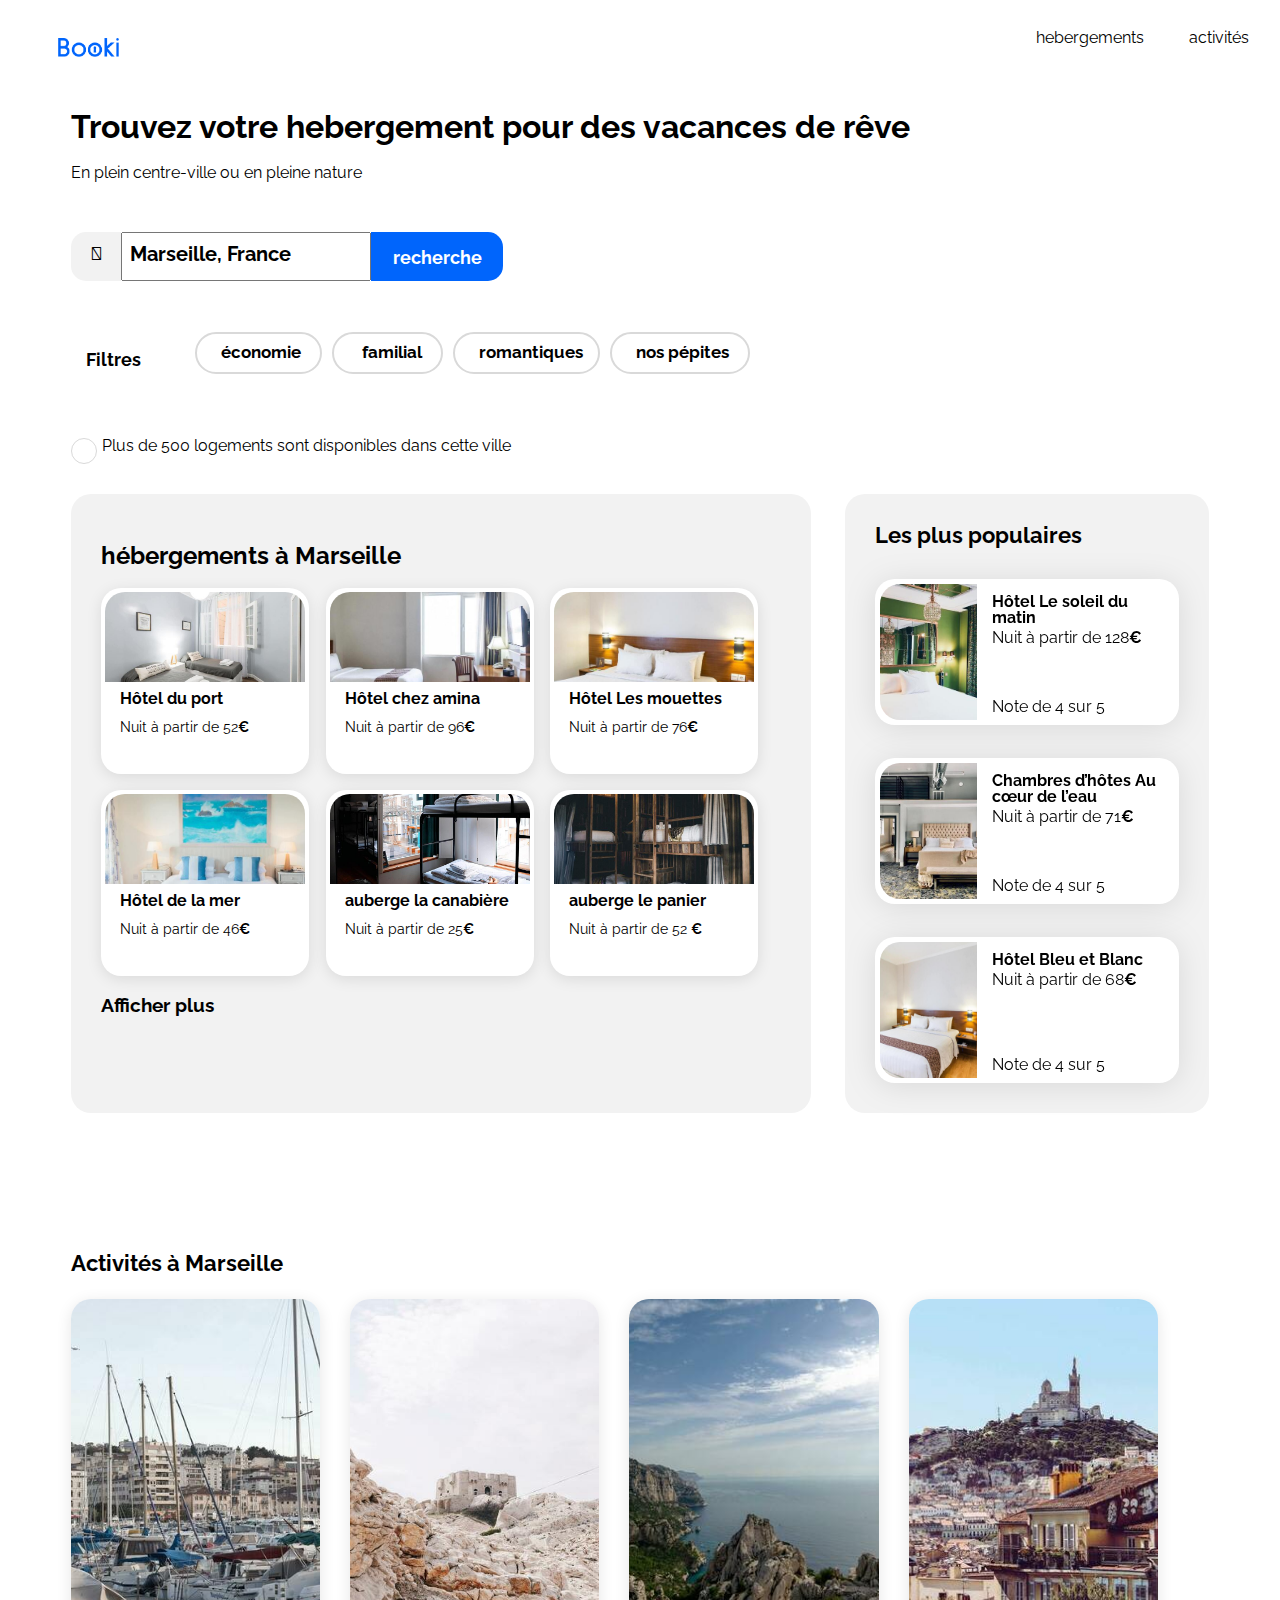
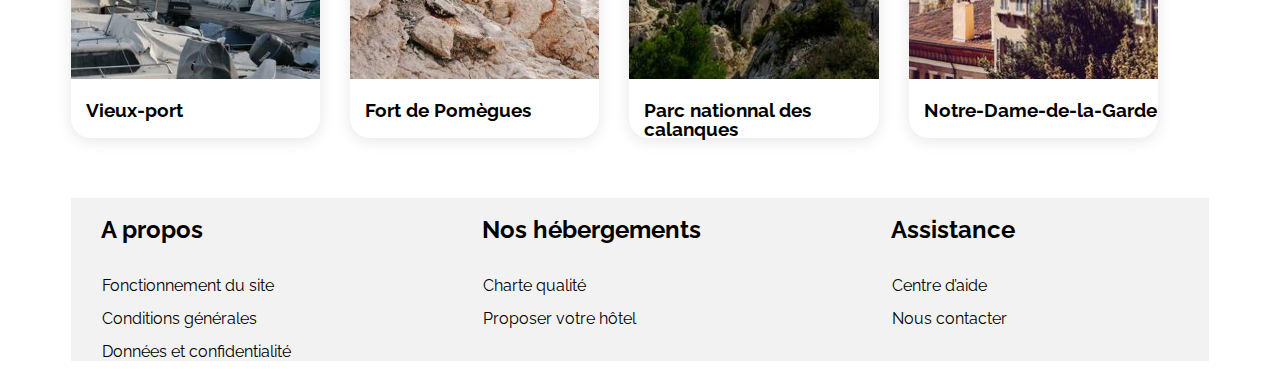
<file: projet2/booki/index.html>
<!DOCTYPE html>
<html lang="fr">

<head>
    <meta charset="UTF-8">
    <meta name="viewport" content="width=device-width, initial-scale=1.0">
    <title>Booki</title>
    <link rel="preconnect" href="https://fonts.googleapis.com">
    <link rel="preconnect" href="https://fonts.gstatic.com" crossorigin>
    <link href="https://fonts.googleapis.com/css2?family=Raleway:wght@400;500;700&display=swap" rel="stylesheet">
    <link rel="stylesheet" href="https://cdnjs.cloudflare.com/ajax/libs/font-awesome/6.2.1/css/all.min.css"
        integrity="sha512-MV7K8+y+gLIBoVD59lQIYicR65iaqukzvf/nwasF0nqhPay5w/9lJmVM2hMDcnK1OnMGCdVK+iQrJ7lzPJQd1w=="
        crossorigin="anonymous" referrerpolicy="no-referrer">
    <link rel="stylesheet" href="./css/style.css">
</head>

<body>
    <div class="main-container">
        <header class="enTete">
            <div>
                <img class="logo" src="images/logo/Booki.png" alt="logo booki">
            </div>
            <nav>
                <div class="menu_de_navi">
                    <div class="liste_navi_1"><a href="#hebergements">hebergements</a>
                    </div>
                    <div class="liste_navi_2"><a href="#activites">activités</a></div>
                </div>
            </nav>

        </header><!-- rendre un projet parfaitement identique !!!! -->
        <form method="get" class="info_group"> <!--ajouer l'attribut aria-labelledby-->

            <div class="headline">
                <h1 class="title-section">Trouvez votre hebergement pour des vacances de rêve</h1>
                <p class="footer_link">En plein centre-ville ou en pleine nature</p>
            </div>

            <div class="search_bar">
                <i class="fa-solid fa-location-dot"></i>
                <input type="search" placeholder=" Marseille, France">
                <button type="button">

                </button>
            </div>

            <div class="filter_bar">
                <p>Filtres</p>
                <ul>
                    <li><i class="fa-solid fa-money-bill"></i>économie</li>
                    <li><i class="fa-solid fa-person"></i>familial</li>
                    <li><i class="fa-solid fa-heart"></i>romantiques</li>
                    <li><i class="fa-solid fa-fire"></i>nos pépites</li>
                </ul>
            </div>
            <div class="infobar">
                <div>
                    <i class="fa-solid fa-info"></i>
                </div>
                <span>Plus de 500 logements sont disponibles dans cette ville</span>
            </div>
        </form>
        <main>
            <div class="hebergements-and-populaires">
                <section class="hebergements" id="hebergements">
                    <!-- je suis ici-->
                    <h2> hébergements à Marseille</h2>
                    <div class="column1">
                        <div class="carte">
                            <a href="#">
                                <img src="images/hebergements/fred-kleber.jpg" alt="chambre près port">
                                <div class="carte-content">
                                    <div class="carte-texte">
                                        <h3 class="carte-titre">Hôtel du port</h3>
                                        <p class="carte-sous-titre">Nuit à partir de 52<span class="euro">€</span></p>
                                    </div>
                                    <div class="carte-notes">
                                        <i class="fa-xs fa-solid fa-star" aria-hidden="true"></i>
                                        <i class="fa-xs fa-solid fa-star" aria-hidden="true"></i>
                                        <i class="fa-xs fa-solid fa-star" aria-hidden="true"></i>
                                        <i class="fa-xs fa-solid fa-star neutral-star" aria-hidden="true"></i>
                                    </div>
                                </div>
                            </a>
                        </div>
                        <!-- pas besoin de séparer les card en 2 colonnes, je peux toutes les ranger dans une même ligne et jouer sur la responsivité en utilisant un attribut nommé "flex-wrap" avec une largeur de carte à 28%-->
                        <div class="carte">
                            <a href="#">
                                <img src="images/hebergements/febrian-zakaria.jpg" alt="chambre près port">
                                <div class="carte-content">
                                    <div class="carte-texte">
                                        <h3 class="carte-titre">Hôtel chez amina</h3>
                                        <p class="carte-sous-titre">Nuit à partir de 96<span class="euro">€</span></p>
                                    </div>
                                    <div class="carte-notes">
                                        <i class="fa-xs fa-solid fa-star" aria-hidden="true"></i>
                                        <i class="fa-xs fa-solid fa-star" aria-hidden="true"></i>
                                        <i class="fa-xs fa-solid fa-star" aria-hidden="true"></i>
                                        <i class="fa-xs fa-solid fa-star neutral-star" aria-hidden="true"></i>
                                    </div>
                                </div>
                            </a>
                        </div>
                        <div class="carte">
                            <a href="#">
                                <img src="images/hebergements/febrian-zakaria2.jpg" alt="chambre près port">
                                <div class="carte-content">
                                    <div class="carte-texte">
                                        <h3 class="carte-titre">Hôtel Les mouettes</h3>
                                        <p class="carte-sous-titre">Nuit à partir de 76<span class="euro">€</span></p>
                                    </div>
                                    <div class="carte-notes">
                                        <i class="fa-xs fa-solid fa-star" aria-hidden="true"></i>
                                        <i class="fa-xs fa-solid fa-star" aria-hidden="true"></i>
                                        <i class="fa-xs fa-solid fa-star" aria-hidden="true"></i>
                                        <i class="fa-xs fa-solid fa-star neutral-star" aria-hidden="true"></i>
                                    </div>
                                </div>
                            </a>
                        </div>
                        <div class="carte">
                            <a href="#">
                                <img src="images/hebergements/annie-spratt.jpg" alt="chambre près port">
                                <div class="carte-content">
                                    <div class="carte-texte">
                                        <h3 class="carte-titre">Hôtel de la mer</h3>
                                        <p class="carte-sous-titre">Nuit à partir de 46<span class="euro">€</span></p>
                                    </div>
                                    <div class="carte-notes">
                                        <i class="fa-xs fa-solid fa-star" aria-hidden="true"></i>
                                        <i class="fa-xs fa-solid fa-star" aria-hidden="true"></i>
                                        <i class="fa-xs fa-solid fa-star" aria-hidden="true"></i>
                                        <i class="fa-xs fa-solid fa-star neutral-star" aria-hidden="true"></i>
                                    </div>
                                </div>
                            </a>
                        </div>
                        <div class="carte">
                            <a href="#">
                                <img src="images/hebergements/marcus-loke.jpg" alt="chambre près port">
                                <div class="carte-content">
                                    <div class="carte-texte">
                                        <h3 class="carte-titre">auberge la canabière</h3>
                                        <p class="carte-sous-titre">Nuit à partir de 25<span class="euro">€</span></p>
                                    </div>
                                    <div class="carte-notes">
                                        <i class="fa-xs fa-solid fa-star" aria-hidden="true"></i>
                                        <i class="fa-xs fa-solid fa-star" aria-hidden="true"></i>
                                        <i class="fa-xs fa-solid fa-star" aria-hidden="true"></i>
                                        <i class="fa-xs fa-solid fa-star neutral-star" aria-hidden="true"></i>
                                    </div>
                                </div>
                            </a>
                        </div>
                        <div class="carte">
                            <a href="#">
                                <img src="images/hebergements/nicate-lee.jpg" alt="chambre près port">
                                <div class="carte-content">
                                    <div class="carte-texte">
                                        <h3 class="carte-titre">auberge le panier</h3>
                                        <p class="carte-sous-titre">Nuit à partir de 52 <span class="euro">€</span></p>
                                    </div>
                                    <div class="carte-notes">
                                        <i class="fa-xs fa-solid fa-star" aria-hidden="true"></i>
                                        <i class="fa-xs fa-solid fa-star" aria-hidden="true"></i>
                                        <i class="fa-xs fa-solid fa-star" aria-hidden="true"></i>
                                        <i class="fa-xs fa-solid fa-star neutral-star" aria-hidden="true"></i>
                                    </div>
                                </div>
                            </a>
                        </div>
                    </div>
                    <h3><a href="#"> Afficher plus</a></h3>
                </section>
                <section class="populaires">
                    <div class="populaires-title">
                        <h2 class="section-title">Les plus populaires</h2>
                        <i class="fa-solid fa-chart-line" aria-hidden="true"></i>
                    </div>
                    <div class="populaires-cards">
                        <a href="#">
                            <article class="card" id="card1">
                                <img src="./images/hebergements/emile-guillemot.jpg"
                                    alt="Image de la chambre d'hôtel montrant un lit">
                                <div class="card-content">
                                    <div class="card-txt">
                                        <h3 class="card-title">Hôtel Le soleil du matin</h3>
                                        <p class="card-subtitle">Nuit à partir de 128<span class="euro">€</span></p>
                                    </div>
                                    <div class="card-rating">
                                        <i class="fa-xs fa-solid fa-star" aria-hidden="true"></i>
                                        <i class="fa-xs fa-solid fa-star" aria-hidden="true"></i>
                                        <i class="fa-xs fa-solid fa-star" aria-hidden="true"></i>
                                        <i class="fa-xs fa-solid fa-star" aria-hidden="true"></i>
                                        <i class="fa-xs fa-solid fa-star neutral-star" aria-hidden="true"></i>
                                        <span class="sr-only">Note de 4 sur 5</span>
                                    </div>
                                </div>
                            </article>
                        </a>
                        <a href="#">
                            <article class="card" id="card2">
                                <img src="./images/hebergements/aw-creative.jpg"
                                    alt="Image de la chambre d'hôtel montrant un lit">
                                <div class="card-content">
                                    <div class="card-txt">
                                        <h3 class="card-title">Chambres d’hôtes Au cœur de l’eau</h3>
                                        <p class="card-subtitle">Nuit à partir de 71<span class="euro">€</span></p>
                                    </div>
                                    <div class="card-rating">
                                        <i class="fa-xs fa-solid fa-star" aria-hidden="true"></i>
                                        <i class="fa-xs fa-solid fa-star" aria-hidden="true"></i>
                                        <i class="fa-xs fa-solid fa-star" aria-hidden="true"></i>
                                        <i class="fa-xs fa-solid fa-star" aria-hidden="true"></i>
                                        <i class="fa-xs fa-solid fa-star neutral-star" aria-hidden="true"></i>
                                        <span class="sr-only">Note de 4 sur 5</span>
                                    </div>
                                </div>
                            </article>
                        </a>
                        <a href="#">
                            <article class="card" id="card3">
                                <img src="./images/hebergements/febrian-zakaria2.jpg"
                                    alt="Image de la chambre d'hôtel montrant un lit">
                                <div class="card-content">
                                    <div class="card-txt">
                                        <h3 class="card-title">Hôtel Bleu et Blanc</h3>
                                        <p class="card-subtitle">Nuit à partir de 68<span class="euro">€</span></p>
                                    </div>
                                    <div class="card-rating">
                                        <i class="fa-xs fa-solid fa-star" aria-hidden="true"></i>
                                        <i class="fa-xs fa-solid fa-star" aria-hidden="true"></i>
                                        <i class="fa-xs fa-solid fa-star" aria-hidden="true"></i>
                                        <i class="fa-xs fa-solid fa-star" aria-hidden="true"></i>
                                        <i class="fa-xs fa-solid fa-star neutral-star" aria-hidden="true"></i>
                                        <span class="sr-only">Note de 4 sur 5</span>
                                    </div>
                                </div>
                            </article>
                        </a>
                    </div>
                </section>
            </div>
            <div class="section-activites">
                <h2>Activités à Marseille</h2>
                <div class="activites" id="activites">

                    <div class="carte-activites">
                        <a href="#">
                            <img src="images/activites/reno-laithienne.jpg" alt="image d'un port">
                            <div class="carte-actes">
                                <h3>Vieux-port</h3>
                            </div>
                        </a>
                    </div>

                    <div class="carte-activites">
                        <a href="#">
                            <img src="images/activites/paul-hermann.jpg"
                                alt="image d'une zone rocailleurse avec un chateau au fond">
                            <div class="carte-actes">
                                <h3>Fort de Pomègues</h3>
                            </div>
                        </a>
                    </div>

                    <div class="carte-activites">
                        <a href="#">
                            <img src="images/activites/kilyan-sockalingum.jpg" alt="image d'une falaise">
                            <div class="carte-actes">
                                <h3>Parc nationnal des calanques</h3>
                            </div>
                        </a>
                    </div>

                    <div class="carte-activites">
                        <a href="#">
                            <img src="images/activites/florian-wehde.jpg" alt="image d'un port">
                            <div class="carte-actes">
                                <h3>Notre-Dame-de-la-Garde</h3>
                            </div>
                        </a>
                    </div>
                </div>
            </div>
        </main>
        <footer>
            <div>
                <h2> A propos </h2>

                <a href="#">
                    <p>Fonctionnement du site</p>
                </a>
                <a href="#">
                    <p>Conditions générales</p>
                </a>
                <a href="#">
                    <p>Données et confidentialité</p>
                </a>

            </div>
            <div>
                <h2>Nos hébergements</h2>

                <a href="#">
                    <p>Charte qualité</p>
                </a>
                <a href="#">
                    <p>Proposer votre hôtel</p>
                </a>

            </div>
            <div>
                <h2>Assistance</h2>

                <a href="#">
                    <p>Centre d’aide</p>
                </a>
                <a href="#">
                    <p>Nous contacter</p>
                </a>

            </div>
        </footer>
    </div>
</body>

</html>
</file>
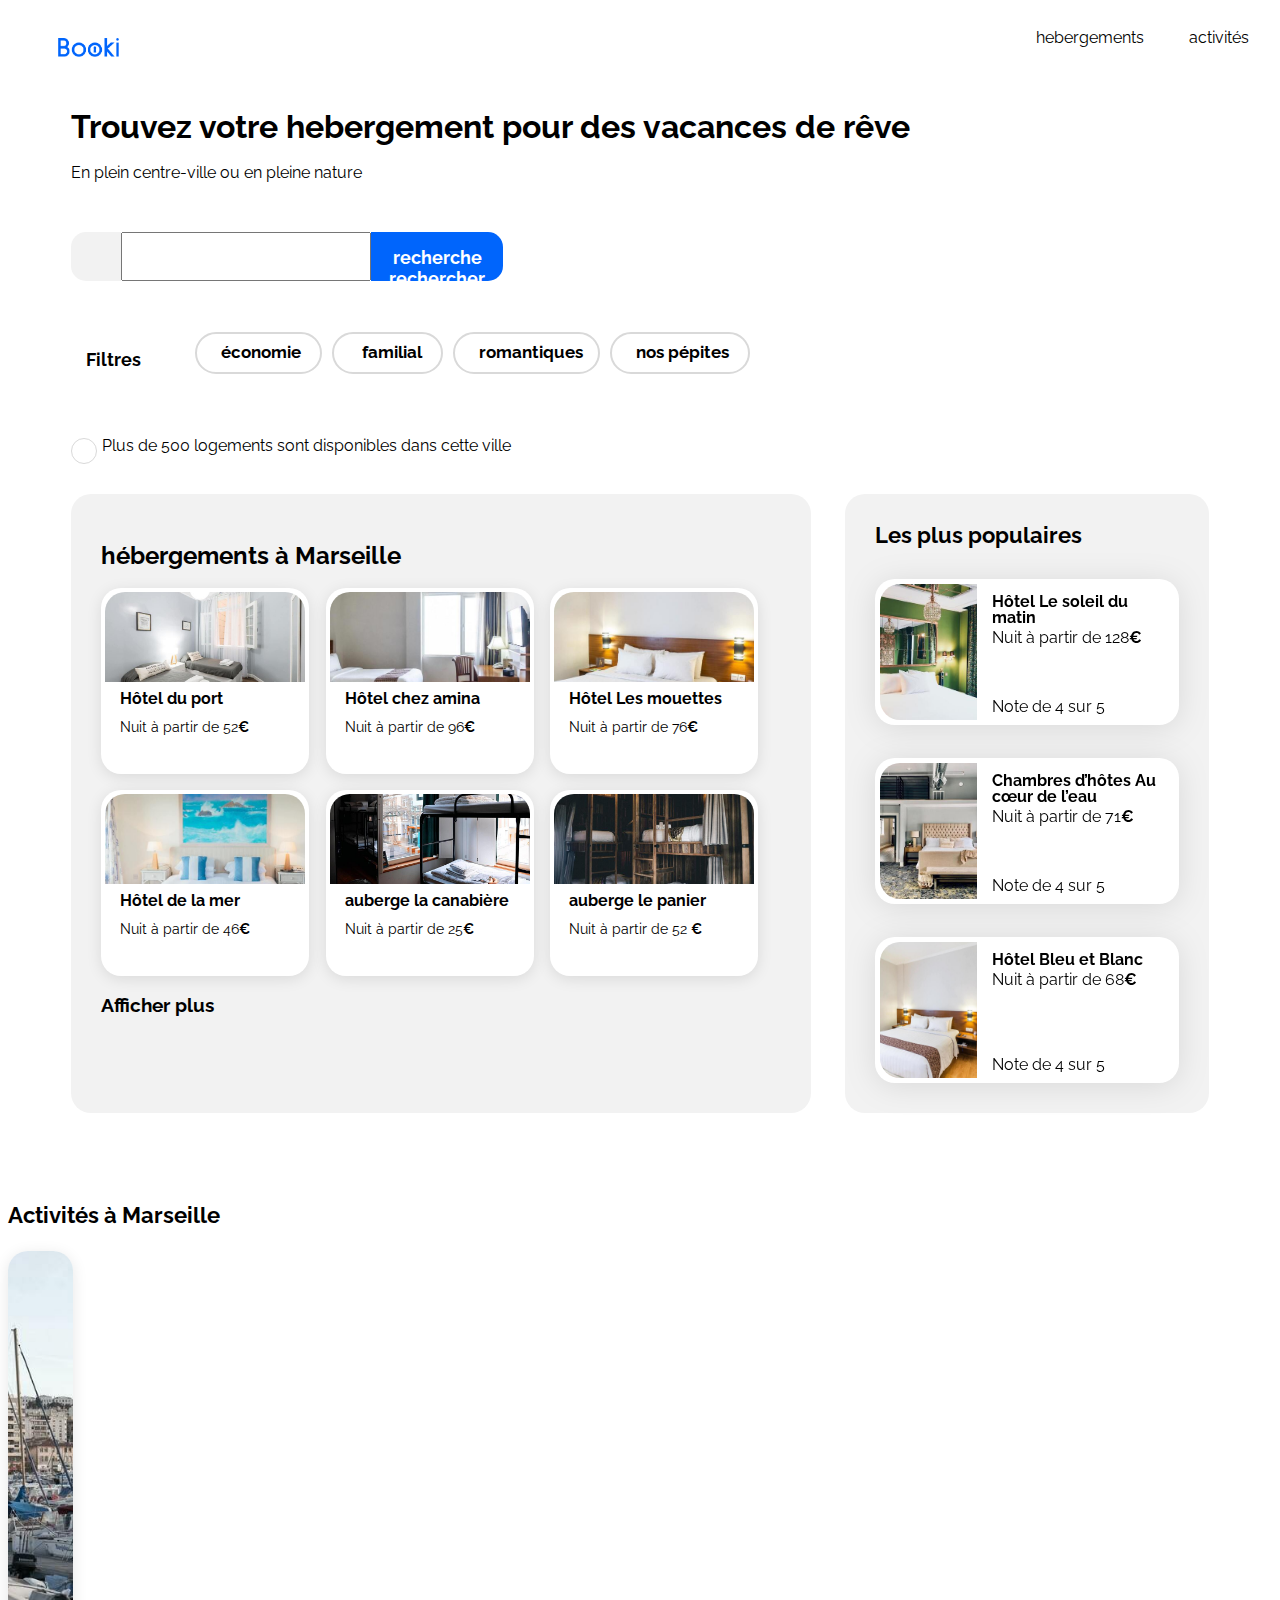
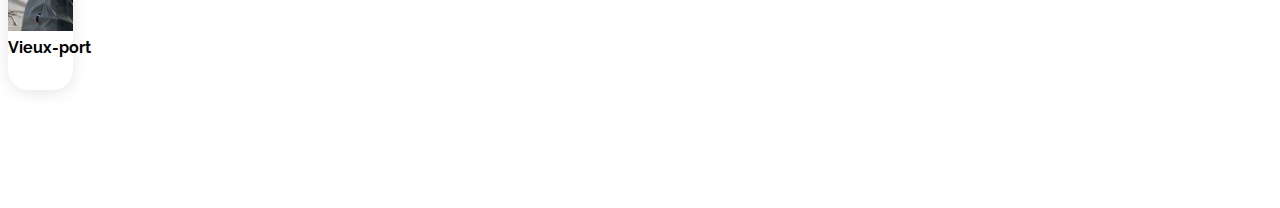
<file: projet2/booki/index (1).html>
<!DOCTYPE html>
<html lang="fr">

<head>
    <meta charset="UTF-8">
    <meta name="viewport" content="width=device-width, initial-scale=1.0">
    <title>Booki</title>
    <link rel="preconnect" href="https://fonts.googleapis.com">
    <link rel="preconnect" href="https://fonts.gstatic.com" crossorigin>
    <link href="https://fonts.googleapis.com/css2?family=Raleway:wght@400;500;700&display=swap" rel="stylesheet">
    <link rel="stylesheet" href="https://cdnjs.cloudflare.com/ajax/libs/font-awesome/6.2.1/css/all.min.css"
        integrity="sha512-MV7K8+y+gLIBoVD59lQIYicR65iaqukzvf/nwasF0nqhPay5w/9lJmVM2hMDcnK1OnMGCdVK+iQrJ7lzPJQd1w=="
        crossorigin="anonymous" referrerpolicy="no-referrer" />
    <link rel="stylesheet" href="./css/style.css">
</head>

<body>
    <div class="main-container">
        <header class="enTete">
            <div>
                <img class="logo"src="images/logo/Booki.png" alt="logo booki">
            </div>

            <div>
                <nav>
                    <div class="menu_de_navi">
                        <div class="liste_navi_1"><a href="">hebergements</a></div>
                        <div class="liste_navi_2"><a href="">activités</a></div>
                    </div>
                </nav>
            </div>
        </header><!-- rendre un projet parfaitement identique !!!! -->
        <form method="get" action="" class="info_group"> <!--ajouer l'attribut aria-labelledby-->

                <div class="headline">
                    <h1 class="title/section">Trouvez votre hebergement pour des vacances de rêve</h1>
                    <p class="footer_link">En plein centre-ville ou en pleine nature</p>
                </div>

                <div class="search_bar">
                    <i class="fa-solid fa-location-crosshairs"></i>
                   <input type="search">
                   <button type="button"> rechercher</button>
                </div >
                
                <div class="filter_bar">
                    <p>Filtres</p>
                    <ul>
                        <li><i class="fa-solid fa-money-bill"></i>économie</li>
                        <li><i class="fa-solid fa-person"></i>familial</li>
                        <li><i class="fa-solid fa-heart"></i>romantiques</li>
                        <li><i class="fa-solid fa-fire"></i>nos pépites</li>
                    </ul>
                </div>
                <div class="infobar">
                    <div><i class="fa-solid fa-circle-info"></i></div>
                    <span>Plus de 500 logements sont disponibles dans cette ville</span>
                </div>
        </form>
        <main>
            <div class="hebergements-and-populaires">
                <section class="hebergements">
                    <!-- je suis ici-->
                    <h2> hébergements à Marseille</h2>
                    <div class="column1">
                        <div class="carte">
                            <a href="#">
                                <img src="images/hebergements/fred-kleber.jpg" alt="chambre près port">
                                <div class="carte-content">
                                    <div class="carte-texte">
                                        <h3 class="carte-titre">Hôtel du port</h3>
                                        <p class="carte-sous-titre">Nuit à partir de 52<span class="euro">€</span></p>
                                    </div>
                                    <div class="carte-notes">
                                        <i class="fa-xs fa-solid fa-star" aria-hidden="true"></i>
                                        <i class="fa-xs fa-solid fa-star" aria-hidden="true"></i>
                                        <i class="fa-xs fa-solid fa-star" aria-hidden="true"></i>
                                        <i class="fa-xs fa-solid fa-star neutral-star" aria-hidden="true"></i>
                                    </div>
                                </div>
                             </a>
                         </div> 
                     <!-- pas besoin de séparer les card en 2 colonnes, je peux toutes les ranger dans une même ligne et jouer sur la responsivité en utilisant un attribut nommé "flex-wrap" avec une largeur de carte à 28%-->
                     <div class="carte">
                        <a href="#">
                            <img src="images/hebergements/febrian-zakaria.jpg" alt="chambre près port">
                            <div class="carte-content">
                                <div class="carte-texte">
                                    <h3 class="carte-titre">Hôtel chez amina</h3>
                                    <p class="carte-sous-titre">Nuit à partir de 96<span class="euro">€</span></p>
                                </div>
                                <div class="carte-notes">
                                    <i class="fa-xs fa-solid fa-star" aria-hidden="true"></i>
                                    <i class="fa-xs fa-solid fa-star" aria-hidden="true"></i>
                                    <i class="fa-xs fa-solid fa-star" aria-hidden="true"></i>
                                    <i class="fa-xs fa-solid fa-star neutral-star" aria-hidden="true"></i>
                                </div>
                            </div>
                         </a>
                     </div> 
                     <div class="carte">
                        <a href="#">
                            <img src="images/hebergements/febrian-zakaria2.jpg" alt="chambre près port">
                            <div class="carte-content">
                                <div class="carte-texte">
                                    <h3 class="carte-titre">Hôtel Les mouettes</h3>
                                    <p class="carte-sous-titre">Nuit à partir de 76<span class="euro">€</span></p>
                                </div>
                                <div class="carte-notes">
                                    <i class="fa-xs fa-solid fa-star" aria-hidden="true"></i>
                                    <i class="fa-xs fa-solid fa-star" aria-hidden="true"></i>
                                    <i class="fa-xs fa-solid fa-star" aria-hidden="true"></i>
                                    <i class="fa-xs fa-solid fa-star neutral-star" aria-hidden="true"></i>
                                </div>
                            </div>
                         </a>
                     </div> 
                     <div class="carte">
                        <a href="#">
                            <img src="images/hebergements/annie-spratt.jpg" alt="chambre près port">
                            <div class="carte-content">
                                <div class="carte-texte">
                                    <h3 class="carte-titre">Hôtel de la mer</h3>
                                    <p class="carte-sous-titre">Nuit à partir de 46<span class="euro">€</span></p>
                                </div>
                                <div class="carte-notes">
                                    <i class="fa-xs fa-solid fa-star" aria-hidden="true"></i>
                                    <i class="fa-xs fa-solid fa-star" aria-hidden="true"></i>
                                    <i class="fa-xs fa-solid fa-star" aria-hidden="true"></i>
                                    <i class="fa-xs fa-solid fa-star neutral-star" aria-hidden="true"></i>
                                </div>
                            </div>
                         </a>
                     </div> 
                     <div class="carte">
                        <a href="#">
                            <img src="images/hebergements/marcus-loke.jpg" alt="chambre près port">
                            <div class="carte-content">
                                <div class="carte-texte">
                                    <h3 class="carte-titre">auberge la canabière</h3>
                                    <p class="carte-sous-titre">Nuit à partir de 25<span class="euro">€</span></p>
                                </div>
                                <div class="carte-notes">
                                    <i class="fa-xs fa-solid fa-star" aria-hidden="true"></i>
                                    <i class="fa-xs fa-solid fa-star" aria-hidden="true"></i>
                                    <i class="fa-xs fa-solid fa-star" aria-hidden="true"></i>
                                    <i class="fa-xs fa-solid fa-star neutral-star" aria-hidden="true"></i>
                                </div>
                            </div>
                         </a>
                     </div> 
                     <div class="carte">
                        <a href="#">
                            <img src="images/hebergements/nicate-lee.jpg" alt="chambre près port">
                            <div class="carte-content">
                                <div class="carte-texte">
                                    <h3 class="carte-titre">auberge le panier</h3>
                                    <p class="carte-sous-titre">Nuit à partir de 52 <span class="euro">€</span></p>
                                </div>
                                <div class="carte-notes">
                                    <i class="fa-xs fa-solid fa-star" aria-hidden="true"></i>
                                    <i class="fa-xs fa-solid fa-star" aria-hidden="true"></i>
                                    <i class="fa-xs fa-solid fa-star" aria-hidden="true"></i>
                                    <i class="fa-xs fa-solid fa-star neutral-star" aria-hidden="true"></i>
                                </div>
                            </div>
                         </a>
                     </div> 
                    </div>
                    <h3><a href="#"> Afficher plus</a></h3>
                </section>
                <section class="populaires">
                    <div class="populaires-title">
                        <h2 class="section-title">Les plus populaires</h2>
                        <i class="fa-solid fa-chart-line" aria-hidden="true"></i>
                    </div>
                    <div class="populaires-cards">
                        <a href="#">
                            <article class="card">
                                <img src="./images/hebergements/emile-guillemot.jpg" alt="Image de la chambre d'hôtel montrant un lit">
                                <div class="card-content">
                                    <div class="card-txt">
                                        <h3 class="card-title">Hôtel Le soleil du matin</h3>
                                        <p class="card-subtitle">Nuit à partir de 128<span class="euro">€</span></p>
                                    </div>
                                    <div class="card-rating">
                                        <i class="fa-xs fa-solid fa-star" aria-hidden="true"></i>
                                        <i class="fa-xs fa-solid fa-star" aria-hidden="true"></i>
                                        <i class="fa-xs fa-solid fa-star" aria-hidden="true"></i>
                                        <i class="fa-xs fa-solid fa-star" aria-hidden="true"></i>
                                        <i class="fa-xs fa-solid fa-star neutral-star" aria-hidden="true"></i>
                                        <span class="sr-only">Note de 4 sur 5</span>
                                    </div>
                                </div>
                            </article>
                        </a>
                        <a href="#">
                            <article class="card">
                                <img src="./images/hebergements/aw-creative.jpg" alt="Image de la chambre d'hôtel montrant un lit">
                                <div class="card-content">
                                    <div class="card-txt">
                                        <h3 class="card-title">Chambres d’hôtes Au cœur de l’eau</h3>
                                        <p class="card-subtitle">Nuit à partir de 71<span class="euro">€</span></p>
                                    </div>
                                    <div class="card-rating">
                                        <i class="fa-xs fa-solid fa-star" aria-hidden="true"></i>
                                        <i class="fa-xs fa-solid fa-star" aria-hidden="true"></i>
                                        <i class="fa-xs fa-solid fa-star" aria-hidden="true"></i>
                                        <i class="fa-xs fa-solid fa-star" aria-hidden="true"></i>
                                        <i class="fa-xs fa-solid fa-star neutral-star" aria-hidden="true"></i>
                                        <span class="sr-only">Note de 4 sur 5</span>
                                    </div>
                                </div>
                            </article>
                        </a>
                        <a href="#">
                            <article class="card">
                                <img src="./images/hebergements/febrian-zakaria2.jpg" alt="Image de la chambre d'hôtel montrant un lit">
                                <div class="card-content">
                                    <div class="card-txt">
                                        <h3 class="card-title">Hôtel Bleu et Blanc</h3>
                                        <p class="card-subtitle">Nuit à partir de 68<span class="euro">€</span></p>
                                    </div>
                                    <div class="card-rating">
                                        <i class="fa-xs fa-solid fa-star" aria-hidden="true"></i>
                                        <i class="fa-xs fa-solid fa-star" aria-hidden="true"></i>
                                        <i class="fa-xs fa-solid fa-star" aria-hidden="true"></i>
                                        <i class="fa-xs fa-solid fa-star" aria-hidden="true"></i>
                                        <i class="fa-xs fa-solid fa-star neutral-star" aria-hidden="true"></i>
                                        <span class="sr-only">Note de 4 sur 5</span>
                                    </div>
                                </div>
                            </article>
                        </a>
                    </div>
                </section>
            </div>
            <di class="section-activites">
                <h2>Activités à Marseille</h2>
                    <div class="activites">
                        <a href="#">
                            <div class="carte-activites">
                                <img src="images/activites/reno-laithienne.jpg" alt="">
                                <div>
                                    <h3 class="carte-titre">Vieux-port</h3>
                                </div>
                            </div>
                        </a>
                </div>
            </div>
        </main>
        <footer></footer>
    </div>
</body>

</html>
</file>
<file: projet2/booki/css/style.css>
/****** General ***********/
/* https://www.alsacreations.com/astuce/lire/36-la-technique-du-reset-css.html */
* {
    font-family: 'Raleway', sans-serif;
}


body {
    line-height: 1;
}

ol,
ul {
    list-style: none;
}

blockquote,
q {
    quotes: none;
}

blockquote:before,
blockquote:after,
q:before,
q:after {
    content: '';
    content: none;
}

table {
    border-collapse: collapse;
    border-spacing: 0;
}

:root {
    --main-color: #0065FC;
    --main-bg-color: #F2F2F2;
    --filter-bg-color: #DEEBFF;
}


.fa-solid {
    color: var(--main-color);
}

body {
    display: flex;
    justify-content: center;
}

.main-container {
    width: 100%;
    max-width: 1440px;
    /*padding: 0 50px;*/
    box-sizing: border-box;
    display: flex;
    flex-direction: column;
}

a {
    color: inherit;
    text-decoration: none;
}

.section-title {
    margin: 0;
    font-size: 22px;
}

.card {
    background-color: white;
    border-radius: 20px;
    padding: 5px;
    filter: drop-shadow(0px 3px 15px rgba(0, 0, 0, 0.1));
}

.card img {
    object-fit: cover;
}

.card-title {
    font-size: 16px;
}

.euro {
    font-weight: 700;
}

.neutral-star {
    color: var(--main-bg-color)
}

body {
    display: flex;
    flex-wrap: wrap;

}

/* mise en place de la partie du code qui se répète dans les 3 types d'écrans*/
/*menu de navigation qui comprend le logo et la navigation*/
.enTete {
    display: flex;
    justify-content: space-between;
}

.logo {
    width: 61.09px;
    height: 19px;
    padding: 30px 50px 30px 50px;

}

.menu_de_navi {
    display: flex;
    list-style-type: none;
    justify-content: space-between;
}

li {
    display: flex;
    list-style-type: none;
    justify-content: space-between;
}

.menu_de_navi div {
    padding: 5px;
    margin: 15px;
    border-top: 2px solid white;
    /*création d'une bande blanche invisible pour éviter le saut à la ligne*/
}

.menu_de_navi div:hover {
    /*le fait de ne pas donner de nouvelles dimensions pour le padding et le margin fait qu'on conserve les mêmes caracteristique au survol. ça ma posé problème*/
    color: rgb(118, 161, 226);
    border-top: 2px solid;
    border-top-color: rgb(103, 148, 216);

}

.liste_navi_1 {
    width: 113px;
    height: 35px;
}

.liste_navi_2 {
    width: 63px;
    height: 35px;
}

/***** info group******/

.search_bar {
    display: flex;
}

.info_group {
    display: flex;
    flex-direction: column;
    gap: 35px;
    margin-bottom: 30px;
    margin-left: 5%;
    margin-right: 5%;
}

.search_bar button {
    border-radius: 0px 15px 15px 0px;
    border: 1px;
    background-color:
        #0065FC;
    padding: 15px 16px 15px 16px;
    width: 132px;
    height: 49px;
    color: white;
    font-size: 18px;
    font-weight: 700;
}

.search_bar button::before {
    content: 'recherche';
    /*plutot que de l'écrire dans le html, j'ai préféré l'écrire ici afin de pouvoir le faire disparaitre dans la version mobile de mon site*/
}


.search_bar button p {
    position: relative;
    bottom: 19px;
}


.search_bar input {
    width: 250px;
    height: 49px;
}


.search_bar i {
    width: 50px;
    height: 49px;
    border-radius: 15px 0px 0px 15px;
    border: 1px;
    background-color: #F2F2F2;
}

.fa-solid.fa-location-dot::before {
    /* l'icone est une classe, donc je l'ai appelé, puis j'ai utilisé ::before qui me permet de gérer le dit icone*/
    content: "\f3c5";
    display: flex;
    width: 7%;
    font-size: 18px;
    color: black;
    position: relative;
    left: 20px;
    top: 13px;
}

.infobar {
    display: flex;
    gap: 5px;
}

.infobar div {
    width: 24px;
    min-width: 24px;
    height: 24px;
    border: 1px solid #D9D9D9;
    border-radius: 50%;
    display: flex;
    align-items: center;
    justify-content: center;
    /*j'ai particulièrement souffert pour sa mise en place, le code en lui-même n'était pas difficile à écrire, mais la maquette n'était pas claires*/
}



/****** Activités à marseille ***********/
.section-activites h2 {
    height: 30.02px;
    font-weight: 700;
    font-size: 22px;
    line-height: 25.83px;
}

.section-activites a {
    width: 23.2%;
}

/**footer**/

footer div {
    flex-direction: column;
    /* rappel : cette commande s'applique sur l'élément que je veux altérer*/
    display: flex;
    gap: 15px;

}

footer div p {
    margin: 1px;
}

@media (min-width :1025px) {

    /*rappel : 
            min-width donne la plus petite largeur d'écran, celle que à partir de laquelle mon code ne va pas plus bas
            max-witdh donne la plus grande largeur d'écran, celle à partir de laquelle mon code ne peut aller plus haut
            */
    /****** header ******/




    .filter_bar {
        display: flex;


    }

    .filter_bar ul {
        display: flex;
        gap: 10px;
    }

    input::placeholder {

        font-size: 1.5em;
        font-weight: 700;
        color: #000000;
    }

    .filter_bar ul li {
        list-style: none;
        border: 2px solid;
        border-radius: 25px;
        border-color: #D9D9D9;
        padding: 4px 19px 4px 19px;
        height: 30px;
        font-size: 17px;
        font-weight: 700;
        line-height: 19.96px;
        display: flex;
        gap: 5px;
        white-space: nowrap;
        /*permet au texte de ne pas revenir à la ligne*/
        align-items: center;
    }

    .filter_bar ul li:hover {
        background-color: #DEEBFF;
    }

    .filter_bar ul li:nth-child(1) {
        width: 17%;


    }

    .filter_bar ul li:nth-child(2) {
        width: 14%;


    }

    .filter_bar ul li:nth-child(3) {
        width: 19%;


    }

    .filter_bar ul li:nth-child(4) {
        width: 19%;


    }

    .filter_bar p {
        width: 54px;
        height: 21px;
        font-weight: 700;
        font-size: 18px;
        line-height: 21.13px;
        padding: 15px;
    }


    /****** Hebergements And Populaires ***********/
    .hebergements-and-populaires section {
        background-color: var(--main-bg-color);
        border-radius: 20px;
        padding: 30px;
        box-sizing: border-box;
    }

    .hebergements-and-populaires {
        display: flex;
        justify-content: space-between;
        margin-bottom: 90px;
        min-width: 1130px;
        margin-left: 5%;
        margin-right: 5%;
    }



    /****** Hebergements ***********/
    .hebergements {
        width: 65%;
        min-width: 64%;

    }

    .column1 {
        width: 93.11%;
        min-width: 660px;
        display: flex;
        flex-wrap: wrap;
        gap: 16.3px;
        margin-top: 20px;
        margin-bottom: 20px;

    }

    .carte {
        width: 30.33%;
        height: 177px;

        border-radius: 20px;
        padding: 4px 4px 5px 4px;
        /*le secret pour que mmon image suffise comme sur la maquette se trouvait dans le padding
        de la carte*/

        background-color: #FFFFFF;
        box-shadow: 0px 3px 15px rgba(0, 0, 0, 0.1);

    }

    .carte img {
        width: 100%;
        height: 90px;
        border-top-left-radius: 20px;
        border-top-right-radius: 20px;
        object-fit: cover;
    }

    .carte-content {
        width: 250.33px;
        height: 64.25px;
        padding: 0px 15px 0px 15px;
        white-space: nowrap;
    }

    .carte-titre {
        font-size: 16px;
        font-weight: 700;
        line-height: 18.78px;
        width: 55%;
        height: 19px;
        margin-top: 5px;
        margin-bottom: 5px;
        white-space: nowrap;
    }

    .carte-sous-titre {
        font-size: 14px;
        font-weight: 400;
        line-height: 16.44px;
        margin-bottom: 5px;
        margin-top: 10px;
    }

    /****** Populaires ***********/
    .populaires {
        width: 32%;
    }

    .populaires-title {
        display: flex;
        justify-content: space-between;
        align-items: center;
    }

    .populaires-cards .card {
        display: flex;
        margin-top: 33px;
    }

    .populaires-cards img {
        width: 33%;
        height: 136px;
        border-top-left-radius: 20px;
        border-bottom-left-radius: 20px;
    }

    .populaires-cards .card-content {
        width: 67%;
        padding-left: 15px;
        display: flex;
        flex-direction: column;
        justify-content: space-between;
        box-sizing: border-box;
    }

    .populaires-cards .card-title {
        margin-top: 10px;
        margin-bottom: 4px;
    }

    .populaires-cards .card-subtitle {
        margin: 0;
    }

    .populaires-cards .card-rating {
        margin-bottom: 5px;
    }

    /****** Activités à marseille ***********/
    .section-activites {
        padding-top: 30px;
        margin-bottom: 60px;
        margin-left: 5%;
        margin-right: 5%;
    }


    .activites {
        display: flex;
        flex-wrap: nowrap;
        gap: 30px;
        margin-bottom: 60px;
        width: 95.5%;
    }

    .carte-activites {
        width: 23.25%;
        height: 439px;
        border-radius: 20px;
        box-shadow: 0px 3px 15px rgba(0, 0, 0, 0.1);
    }

    .carte-activites img {
        width: 100%;
        height: 380px;
        object-fit: cover;
        border-radius: 20px 20px 0px 0px;

    }

    .carte-actes h3 {
        padding-left: 15px;
    }

    /******footer ***********/


    footer {
        display: flex;
        flex-wrap: nowrap;
        background-color: #F2F2F2;
        min-width: 1063px;
        gap: 190px;
        padding-left: 30px;
        margin-left: 5%;
        margin-right: 5%;
    }

}

/* Le code ci-dessous correspond à la version responsive uniquement */

/****** Media queries ***********/
/* Medium devices (tablets, less/equal than 1024px) */
@media (max-width: 1024px) and (min-width: 768px) {

    html {
        width: 100%;
        overflow-x: hidden;
        /*donc le problème derrière le décalage de tout mon site en version mobile était juste là
        dans la valeur hidden*/
        margin: 0px;
    }

    body {
        width: 100%;
        overflow-x: hidden;
        margin: 0px;
    }

    /***** info group******/
    .info_group {
        display: flex;
        flex-direction: column;
        gap: 35px;
        margin-bottom: 30px;
        margin-left: 5%;
        margin-right: 5%;
    }

    .title-section {
        white-space: nowrap;
    }


    .filter_bar {
        display: flex;
        flex-direction: column;
        min-width: 880px;
    }

    .filter_bar ul {
        display: flex;
        flex-wrap: wrap;
        gap: 10px;
        padding-left: 0;
        margin-top: 0;
        margin-bottom: 0;
        min-width: 841px;
    }

    input::placeholder {

        font-size: 1.5em;
        font-weight: 700;
        color: #000000;
        position: relative;
        left: 40px;
    }

    .filter_bar ul li {
        list-style: none;
        border: 2px solid;
        border-radius: 25px;
        border-color: #D9D9D9;
        padding: 5px 19px 5px 19px;
        height: 30px;
        font-size: 17px;
        font-weight: 700;
        line-height: 19.96px;
        display: flex;
        justify-content: left;
        gap: 15px;
        white-space: nowrap;
        align-items: center;
    }

    .filter_bar ul li:hover {
        background-color: #DEEBFF;
    }

    .filter_bar ul li:nth-child(1) {
        width: 15%;
    }

    .filter_bar ul li:nth-child(2) {
        width: 10%;
    }

    .filter_bar ul li:nth-child(3) {
        width: 15%;
    }

    .filter_bar ul li:nth-child(4) {
        width: 15%;
    }

    .filter_bar p {
        width: 54px;
        height: 21px;
        font-weight: 700;
        font-size: 18px;
        line-height: 21.13px;
        padding-bottom: 10px;
        padding-left: 0;
    }



    /****** Hebergements And Populaires ***********/

    .hebergements-and-populaires section {
        background-color: var(--main-bg-color);
        border-radius: 20px;
        padding: 30px;
        box-sizing: border-box;
    }

    .hebergements-and-populaires {
        display: flex;
        flex-direction: column;
        justify-content: space-between;
        margin-bottom: 70px;
        margin-left: 5%;
        margin-right: 5%;
    }


    /****** Hebergements ***********/
    .hebergements {
        width: 100%;


    }

    .column1 {
        display: flex;

        flex-wrap: wrap;
        gap: 20px;
        margin-top: 20px;
        margin-bottom: 20px;
    }

    .carte {
        width: 30.33%;
        height: 177px;

        border-radius: 20px;
        padding: 4px 4px 5px 4px;
        /*le secret pour que mmon image suffise comme sur la maquette se trouvait dans le padding
                de la carte*/

        background-color: #FFFFFF;
        box-shadow: 0px 3px 15px rgba(0, 0, 0, 0.1);

    }

    .carte img {
        width: 100%;
        height: 90px;
        border-top-left-radius: 20px;
        border-top-right-radius: 20px;
        /*object-fit: fill;*/
        object-fit: cover;
    }

    .carte-content {
        width: 250.33px;
        height: 64.25px;
        padding: 0px 15px 0px 15px;
    }

    .carte-titre {
        font-size: 16px;
        font-weight: 700;
        line-height: 18.78px;
        width: 55%;
        height: 19px;
        margin-top: 5px;
        margin-bottom: 5px;
        white-space: nowrap;
    }

    .carte-sous-titre {
        font-size: 14px;
        font-weight: 400;
        line-height: 16.44px;
        margin-bottom: 5px;
        margin-top: 10px;
    }

    /****** Populaires ***********/
    .populaires {
        width: 100%;
        display: flex;
        flex-direction: column;
        margin-top: 30px;

    }

    .populaires-title {
        display: flex;
        justify-content: space-between;
        align-items: center;
    }

    .populaires-cards {
        display: flex;
        flex-direction: row;
        width: 93.5%;
    }

    .populaires-cards a {
        display: flex;
        width: 100%;
    }

    .populaires-cards .card {
        display: flex;
        width: 86.8%;
        height: 116px;
        margin-top: 33px;
    }

    #card1 {
        width: 90%;

    }

    #card2 {
        width: 90%;

    }

    #card3 {
        width: 90%;

    }

    .populaires-cards img {
        width: 33%;
        height: 116px;
        border-top-left-radius: 20px;
        border-bottom-left-radius: 20px;
    }

    .populaires-cards .card-content {
        width: 67%;
        padding-left: 15px;
        display: flex;
        flex-direction: column;
        justify-content: space-between;
        box-sizing: border-box;
    }

    .populaires-cards .card-title {
        margin-top: 7px;
        margin-bottom: 4px;
    }

    .populaires-cards .card-subtitle {
        margin: 0;
    }

    .populaires-cards .card-rating {
        margin-bottom: 5px;
    }

    /****** Activités à marseille ***********/
    .section-activites {
        padding-top: 30px;
        margin-bottom: 60px;
        margin-left: 5%;
        margin-right: 5%;
        width: 90.3%;
    }

    .activites {
        display: flex;
        gap: 30px;
        margin-bottom: 60px;
        flex-wrap: nowrap;
    }

    .carte-activites {
        width: 100%;
        height: 310px;
        border-radius: 20px;
        box-shadow: 0px 3px 15px rgba(0, 0, 0, 0.1);
    }

    .carte-activites img {
        width: 100%;
        height: 230px;
        object-fit: cover;
        border-radius: 20px 20px 0px 0px;
    }

    .carte-actes h3 {
        padding-left: 15px;

    }

    /******footer ***********/


    footer {
        display: flex;
        flex-wrap: nowrap;
        background-color: #F2F2F2;
        width: 90.3%;
        gap: 100px;
        padding-left: 30px;
        margin-left: 5%;
        margin-right: 5%;
    }

}

/* Small devices (phones, less than 768px) */
@media (max-width: 768px) {

    /* ... */
    html {
        width: 100%;
        overflow-x: hidden;
        /*donc le problème derrière le décalage de tout mon site en version mobile était juste là
        dans la valeur hidden*/
        margin: 0px;
    }

    body {
        width: 100%;
        overflow-x: hidden;
        margin: 0px;
    }

    .main-container {
        width: 100%;
        padding: 0;
        box-sizing: content-box;
        display: flex;
        flex-direction: column;
    }

    .enTete {
        display: flex;
        flex-direction: column;
        justify-content: space-between;
        align-items: center;
    }

    .enTete:nth-child(1) {
        border-bottom: 2px solid #F2F2F2;
    }

    nav {
        width: 100%;

    }

    .menu_de_navi div {
        padding: 5px 5px 0px 5px;
        /* j'ai supprimé le padding-bottom pour que la ligne blanche invisible et la ligne bleue soient conformes à la maquette ne soit*/
        margin: 15px 0px 0px 0px;
        border-top: 2px solid white;
        border-bottom: 2px solid white;
        width: 100%;
        display: flex;
        align-items: center;
        justify-content: center;
    }

    .menu_de_navi div:hover {
        border-top: 2px solid white;
        color: rgb(118, 161, 226);
        border-bottom: 2px solid rgb(103, 148, 216);

    }



    /***** info group******/

    .headline {
        margin-left: 15px;
    }

    .headline h1 {
        display: flex;
        flex-wrap: wrap;
        /* min-width: 342px; */
        /* max-width: 343px; */
        font-size: 22px;
    }

    .search_bar {
        display: flex;
        margin-left: 10px;
        width: 94%;
    }

    .fa-solid.fa-location-dot::before {
        content: "\f3c5";
        display: flex;
        width: 7%;
        font-size: 18px;
        color: black;
        position: relative;
        left: 20px;
        top: 13px;
        align-items: flex-start;
        justify-content: center;
    }

    .search_bar button {
        /*display: none; /* permet de ne pas afficher un élément*/
        border-radius: 15px;
        border: 1px;
        background-color:
            #0065FC;
        padding: 15px 16px 15px 16px;
        width: 49px;
        height: 49px;
        color: white;
        font-size: 18px;
        font-weight: 700;
        box-shadow: 0px 4px 4px 0px #00000040;
        margin-left: -10px;
    }

    .search_bar button::before {
        /* grâce au ::before, je peux afficher un truc avant celui qui était prévu à l'origine. je peux donc occulter le mot entre <p></p> */
        content: '\f002';
        /*code unicode pour la loupe*/
        display: block;
        font-family: 'fontAwesome';
        width: 100%;
        height: 100%;
    }



    .search_bar input {
        width: 335px;
        height: 49px;
        border-right: 0px;
        border: 1px solid #F2F2F2
    }

    .search_bar i {
        width: 50px;
        height: 49px;
        border-radius: 15px 0px 0px 15px;
        border: 1px;
        background-color: #F2F2F2;
    }


    .filter_bar {
        display: flex;
        flex-direction: column;
    }

    .filter_bar ul {
        display: flex;
        flex-wrap: wrap;
        gap: 10px;
        padding-left: 0;
        margin-top: 0;
        margin-bottom: 0;
        min-width: 351px;
    }

    input::placeholder {
        position: relative;
        left: 10px;
        font-size: 1.5em;
        font-weight: 700;
        color: #000000;
    }

    .filter_bar ul li {
        list-style: none;
        border: 2px solid;
        border-radius: 25px;
        border-color: #D9D9D9;
        padding: 5px 19px 5px 19px;
        height: 30px;
        font-size: 17px;
        font-weight: 700;
        line-height: 19.96px;
        display: flex;
        justify-content: left;
        gap: 15px;
        white-space: nowrap;
        align-items: center;
    }

    .filter_bar ul li:hover {
        background-color: #DEEBFF;
    }

    .filter_bar ul li:nth-child(1) {
        width: 19%;
        flex-grow: 1;
        min-width: 128px;
        max-width: 129px;

    }

    .filter_bar ul li:nth-child(2) {
        width: 16%;
        flex-grow: 1;
        min-width: 128px;
        max-width: 129px;

    }

    .filter_bar ul li:nth-child(3) {
        width: 19%;
        flex-grow: 1;
        min-width: 128px;
        max-width: 129px;

    }

    .filter_bar ul li:nth-child(4) {
        width: 19%;
        flex-grow: 1;
        min-width: 128px;
        max-width: 129px;

    }

    .filter_bar p {
        width: 54px;
        height: 21px;
        font-weight: 700;
        font-size: 18px;
        line-height: 21.13px;
        padding-bottom: 10px;
        padding-left: 0;
        margin-left: 10px;
    }

    .infobar {
        display: flex;
        gap: 5px;
        margin-left: 10px;
    }

    /* .infobar span {
        min-width: 302px;
        max-width: 310px;
    }*/

    /****** Hebergements And Populaires ***********/
    .hebergements-and-populaires {
        display: flex;
        flex-direction: column-reverse;
        justify-content: space-between;
        margin-bottom: 40px;
        gap: 30px;

    }


    /****** Hebergements ***********/
    .hebergements {
        width: 100%;
        background-color: white;
    }

    .hebergements h2,
    .hebergements h3 {
        margin-left: 15px;
    }

    .column1 {
        display: flex;
        flex-direction: column;
        gap: 20px;
        margin-top: 20px;
        margin-bottom: 20px;
        align-items: center;
    }

    .carte {
        width: 90.5%;
        height: 209px;
        box-sizing: border-box;
        border-radius: 20px;
        padding: 4px 4px 5px 4px;
        /*le secret pour que mmon image suffise comme sur la maquette se trouvait dans le padding
            de la carte*/

        background-color: #FFFFFF;
        box-shadow: 0px 3px 15px rgba(0, 0, 0, 0.1);

    }

    .carte img {
        width: 100%;
        height: 124px;
        border-top-left-radius: 20px;
        border-top-right-radius: 20px;
        /*object-fit: fill;*/
        object-fit: cover;
    }

    .carte-content {
        width: 250.33px;
        height: 64.25px;
        padding: 0px 15px 0px 15px;
    }

    .carte-titre {
        font-size: 16px;
        font-weight: 700;
        line-height: 18.78px;
        width: 55%;
        height: 19px;
        margin-top: 5px;
        margin-bottom: 5px;
        white-space: nowrap;
    }

    .carte-sous-titre {
        font-size: 14px;
        font-weight: 400;
        line-height: 16.44px;
        margin-bottom: 5px;
        margin-top: 10px;
    }

    /****** Populaires ***********/
    .populaires {
        width: 100%;
        display: flex;
        flex-direction: column;
        margin-top: 30px;
        background-color: var(--main-bg-color);
        padding-top: 15px;
    }

    .populaires-title {
        display: flex;
        justify-content: space-between;
        align-items: center;
        margin-left: 15px;
    }

    .populaires-cards {
        display: flex;
        flex-direction: column;
        padding-left: 20px;
        padding-bottom: 20px;
    }

    .populaires-cards .card {
        display: flex;
        width: 86.8%;
        height: 116px;
        margin-top: 33px;
    }

    .populaires-cards img {
        width: 33%;
        height: 116px;
        border-top-left-radius: 20px;
        border-bottom-left-radius: 20px;
    }

    .populaires-cards .card-content {
        width: 67%;
        padding-left: 15px;
        display: flex;
        flex-direction: column;
        justify-content: space-between;
        box-sizing: border-box;
    }

    .populaires-cards .card-title {
        margin-top: 7px;
        margin-bottom: 4px;
    }

    .populaires-cards .card-subtitle {
        margin: 0;
    }

    .populaires-cards .card-rating {
        margin-bottom: 5px;
    }

    /****** Activités à marseille ***********/
    .section-activites {
        padding-top: 30px;
        margin-bottom: 60px;
    }

    .activites {
        display: flex;
        gap: 30px;
        margin-bottom: 60px;
        flex-direction: column;
        align-items: center;
    }

    .section-activites h2 {
        height: 30.02px;
        font-weight: 700;
        font-size: 22px;
        line-height: 25.83px;
        margin-left: 15px;
    }

    .activites a {
        width: 100%;
    }

    .carte-activites {
        width: 85.16%;
        height: 200px;
        border-radius: 20px;
        box-shadow: 0px 3px 15px rgba(0, 0, 0, 0.1);
    }

    .carte-activites img {
        width: 100%;
        height: 141px;
        object-fit: cover;
        border-radius: 20px 20px 0px 0px;
    }

    .carte-actes h3 {
        padding-left: 15px;
        font-size: 16px;
        font-weight: 700;
    }

    /******footer ***********/

    footer {
        display: flex;
        /* flex-wrap: wrap; */
        box-sizing: border-box;
        background-color: #F2F2F2;

        min-width: 339px;
        gap: 40px;
        padding-left: 30px;
        padding-bottom: 30px;
        /* max-width: 375px; */
        flex-direction: column;
    }
}
</file>
